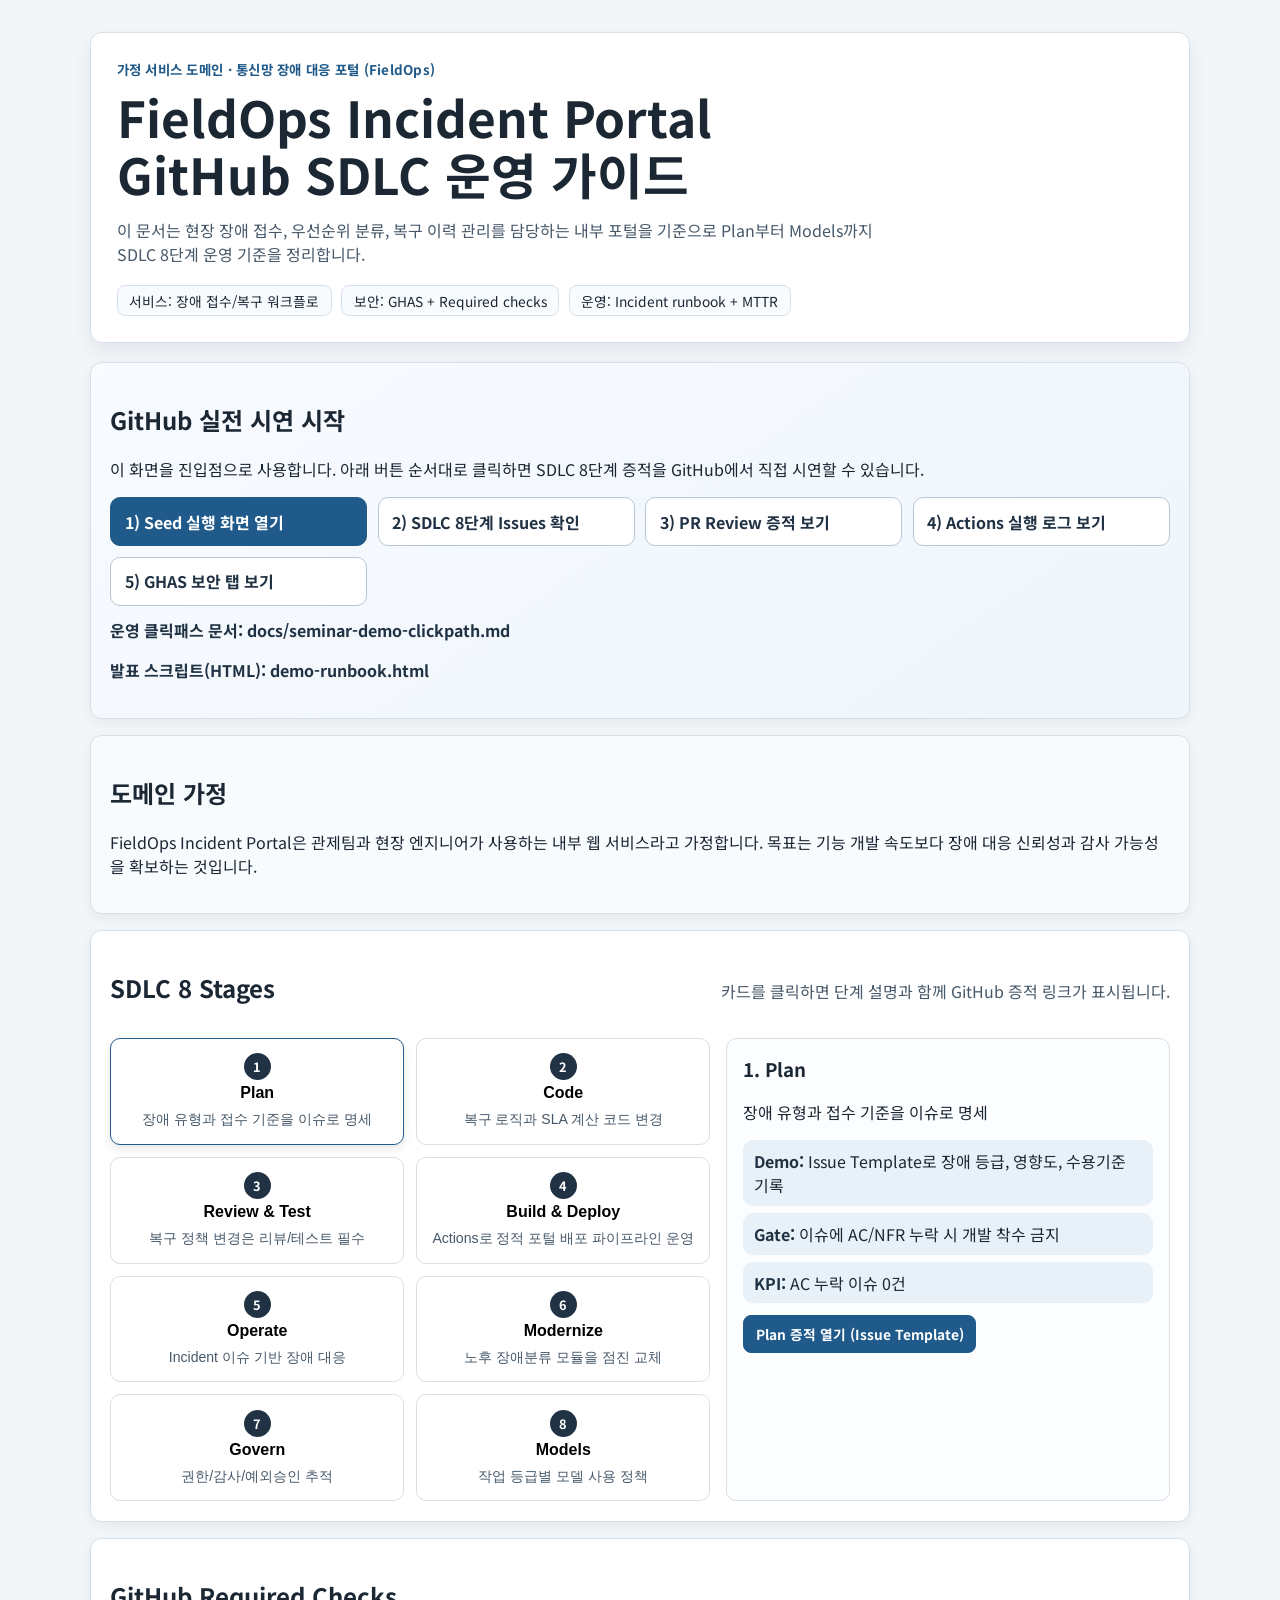
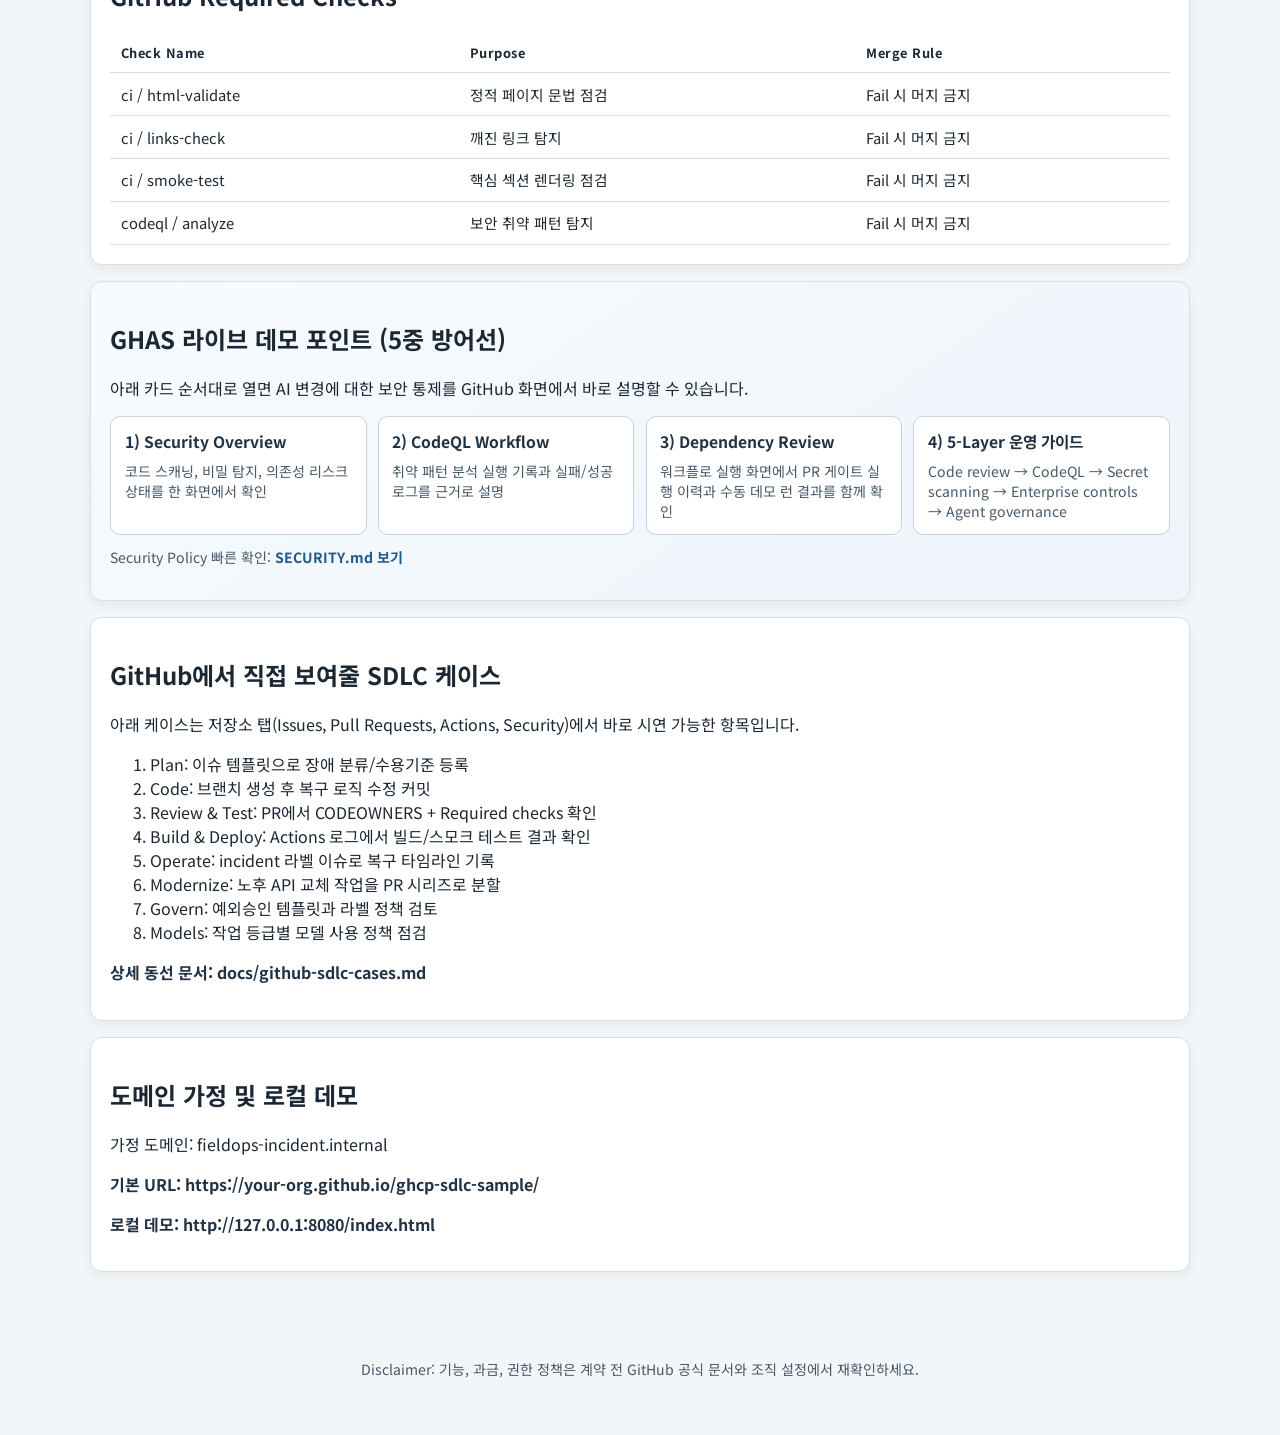
<file: index.html>
<!doctype html>
<html lang="ko">
<head>
  <meta charset="utf-8" />
  <meta name="viewport" content="width=device-width, initial-scale=1" />
  <title>FieldOps Incident Portal · SDLC 운영 가이드</title>
  <link rel="preconnect" href="https://fonts.googleapis.com" />
  <link rel="preconnect" href="https://fonts.gstatic.com" crossorigin />
  <link href="https://fonts.googleapis.com/css2?family=Space+Grotesk:wght@500;700&family=Noto+Sans+KR:wght@400;500;700&display=swap" rel="stylesheet" />
  <link rel="stylesheet" href="assets/styles.css" />
</head>
<body>
  <header class="hero">
    <p class="eyebrow">가정 서비스 도메인 · 통신망 장애 대응 포털 (FieldOps)</p>
    <h1>FieldOps Incident Portal<br />GitHub SDLC 운영 가이드</h1>
    <p class="lead">
      이 문서는 현장 장애 접수, 우선순위 분류, 복구 이력 관리를 담당하는 내부 포털을 기준으로
      Plan부터 Models까지 SDLC 8단계 운영 기준을 정리합니다.
    </p>
    <div class="hero-meta">
      <span>서비스: 장애 접수/복구 워크플로</span>
      <span>보안: GHAS + Required checks</span>
      <span>운영: Incident runbook + MTTR</span>
    </div>
  </header>

  <main class="container">
    <section class="panel demo-entry" id="demoEntry">
      <h2>GitHub 실전 시연 시작</h2>
      <p>
        이 화면을 진입점으로 사용합니다. 아래 버튼 순서대로 클릭하면 SDLC 8단계 증적을 GitHub에서 직접 시연할 수 있습니다.
      </p>
      <div class="entry-actions">
        <a class="entry-btn primary" href="https://github.com/ijhan-biz/ghcp-sdlc-sample/actions/workflows/seed-sdlc-demo.yml" target="_blank" rel="noopener noreferrer">
          1) Seed 실행 화면 열기
        </a>
        <a class="entry-btn" href="https://github.com/ijhan-biz/ghcp-sdlc-sample/issues?q=is%3Aissue+label%3Asdlc-stage" target="_blank" rel="noopener noreferrer">
          2) SDLC 8단계 Issues 확인
        </a>
        <a class="entry-btn" href="https://github.com/ijhan-biz/ghcp-sdlc-sample/pulls?q=is%3Apr+is%3Aopen+label%3Asdlc-demo" target="_blank" rel="noopener noreferrer">
          3) PR Review 증적 보기
        </a>
        <a class="entry-btn" href="https://github.com/ijhan-biz/ghcp-sdlc-sample/actions" target="_blank" rel="noopener noreferrer">
          4) Actions 실행 로그 보기
        </a>
        <a class="entry-btn" href="https://github.com/ijhan-biz/ghcp-sdlc-sample/security" target="_blank" rel="noopener noreferrer">
          5) GHAS 보안 탭 보기
        </a>
      </div>
      <p class="pages-url">운영 클릭패스 문서: docs/seminar-demo-clickpath.md</p>
      <p class="pages-url">발표 스크립트(HTML): demo-runbook.html</p>
    </section>

    <section class="panel intro">
      <h2>도메인 가정</h2>
      <p>
        FieldOps Incident Portal은 관제팀과 현장 엔지니어가 사용하는 내부 웹 서비스라고 가정합니다.
        목표는 기능 개발 속도보다 장애 대응 신뢰성과 감사 가능성을 확보하는 것입니다.
      </p>
    </section>

    <section class="panel">
      <div class="section-head">
        <h2>SDLC 8 Stages</h2>
        <p>카드를 클릭하면 단계 설명과 함께 GitHub 증적 링크가 표시됩니다.</p>
      </div>
      <div class="stage-layout">
        <div id="stageGrid" class="stage-grid" aria-label="SDLC 8 stage cards"></div>
        <aside class="stage-detail" id="stageDetail" aria-live="polite"></aside>
      </div>
    </section>

    <section class="panel gates">
      <h2>GitHub Required Checks</h2>
      <table>
        <thead>
          <tr>
            <th>Check Name</th>
            <th>Purpose</th>
            <th>Merge Rule</th>
          </tr>
        </thead>
        <tbody>
          <tr>
            <td>ci / html-validate</td>
            <td>정적 페이지 문법 점검</td>
            <td>Fail 시 머지 금지</td>
          </tr>
          <tr>
            <td>ci / links-check</td>
            <td>깨진 링크 탐지</td>
            <td>Fail 시 머지 금지</td>
          </tr>
          <tr>
            <td>ci / smoke-test</td>
            <td>핵심 섹션 렌더링 점검</td>
            <td>Fail 시 머지 금지</td>
          </tr>
          <tr>
            <td>codeql / analyze</td>
            <td>보안 취약 패턴 탐지</td>
            <td>Fail 시 머지 금지</td>
          </tr>
        </tbody>
      </table>
    </section>

    <section class="panel ghas-demo">
      <h2>GHAS 라이브 데모 포인트 (5중 방어선)</h2>
      <p>아래 카드 순서대로 열면 AI 변경에 대한 보안 통제를 GitHub 화면에서 바로 설명할 수 있습니다.</p>
      <div class="ghas-grid">
        <a class="ghas-card" href="https://github.com/ijhan-biz/ghcp-sdlc-sample/security" target="_blank" rel="noopener noreferrer">
          <h3>1) Security Overview</h3>
          <p>코드 스캐닝, 비밀 탐지, 의존성 리스크 상태를 한 화면에서 확인</p>
        </a>
        <a class="ghas-card" href="https://github.com/ijhan-biz/ghcp-sdlc-sample/actions/workflows/codeql.yml" target="_blank" rel="noopener noreferrer">
          <h3>2) CodeQL Workflow</h3>
          <p>취약 패턴 분석 실행 기록과 실패/성공 로그를 근거로 설명</p>
        </a>
        <a class="ghas-card" href="https://github.com/ijhan-biz/ghcp-sdlc-sample/actions/workflows/dependency-review.yml" target="_blank" rel="noopener noreferrer">
          <h3>3) Dependency Review</h3>
          <p>워크플로 실행 화면에서 PR 게이트 실행 이력과 수동 데모 런 결과를 함께 확인</p>
        </a>
        <a class="ghas-card" href="https://github.com/ijhan-biz/ghcp-sdlc-sample/blob/main/docs/ghas-setup.md" target="_blank" rel="noopener noreferrer">
          <h3>4) 5-Layer 운영 가이드</h3>
          <p>Code review → CodeQL → Secret scanning → Enterprise controls → Agent governance</p>
        </a>
      </div>
      <p class="ghas-note">Security Policy 빠른 확인: <a href="https://github.com/ijhan-biz/ghcp-sdlc-sample/security/policy" target="_blank" rel="noopener noreferrer">SECURITY.md 보기</a></p>
    </section>

    <section class="panel">
      <h2>GitHub에서 직접 보여줄 SDLC 케이스</h2>
      <p>아래 케이스는 저장소 탭(Issues, Pull Requests, Actions, Security)에서 바로 시연 가능한 항목입니다.</p>
      <ol>
        <li>Plan: 이슈 템플릿으로 장애 분류/수용기준 등록</li>
        <li>Code: 브랜치 생성 후 복구 로직 수정 커밋</li>
        <li>Review &amp; Test: PR에서 CODEOWNERS + Required checks 확인</li>
        <li>Build &amp; Deploy: Actions 로그에서 빌드/스모크 테스트 결과 확인</li>
        <li>Operate: incident 라벨 이슈로 복구 타임라인 기록</li>
        <li>Modernize: 노후 API 교체 작업을 PR 시리즈로 분할</li>
        <li>Govern: 예외승인 템플릿과 라벨 정책 검토</li>
        <li>Models: 작업 등급별 모델 사용 정책 점검</li>
      </ol>
      <p class="pages-url">상세 동선 문서: docs/github-sdlc-cases.md</p>
    </section>

    <section class="panel domains">
      <h2>도메인 가정 및 로컬 데모</h2>
      <p>가정 도메인: fieldops-incident.internal</p>
      <p class="pages-url">기본 URL: https://your-org.github.io/ghcp-sdlc-sample/</p>
      <p class="pages-url">로컬 데모: http://127.0.0.1:8080/index.html</p>
    </section>
  </main>

  <footer class="footer">
    <p>Disclaimer: 기능, 과금, 권한 정책은 계약 전 GitHub 공식 문서와 조직 설정에서 재확인하세요.</p>
  </footer>

  <script src="assets/app.js"></script>
</body>
</html>
</file>
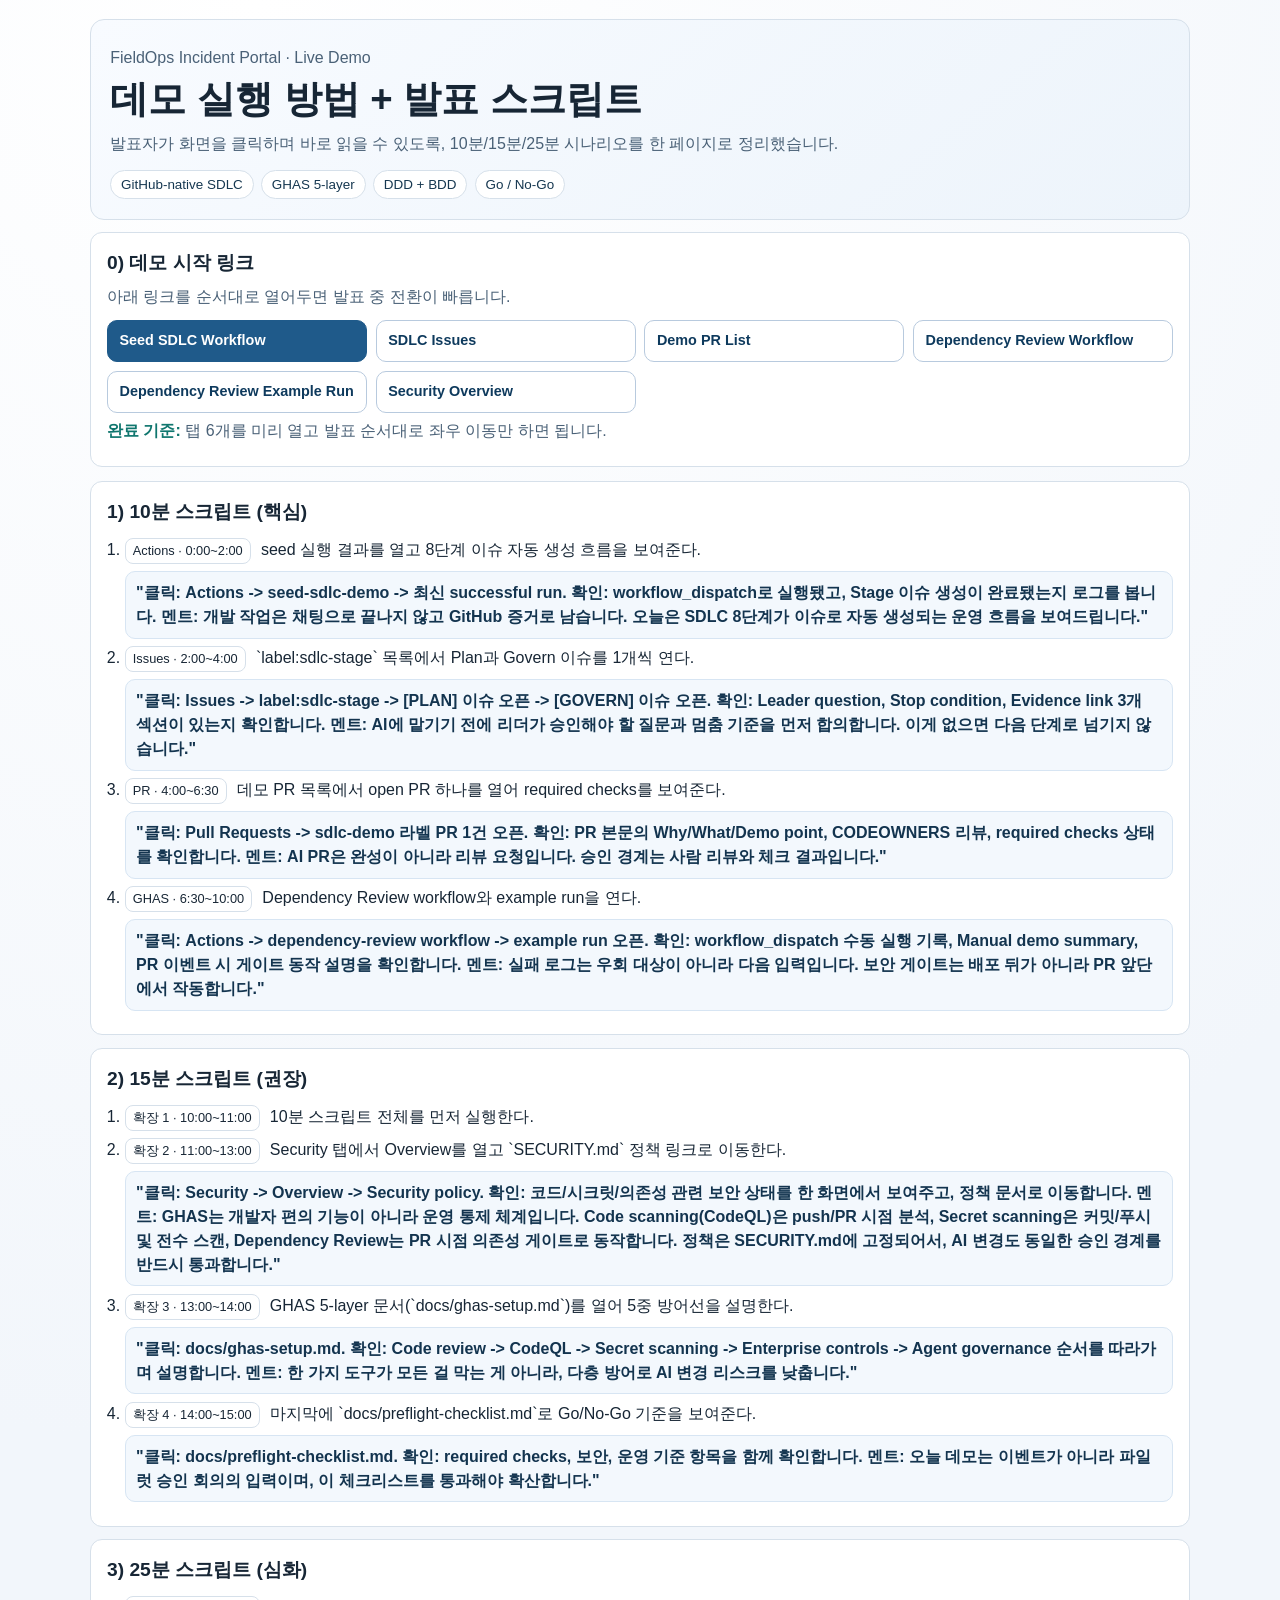
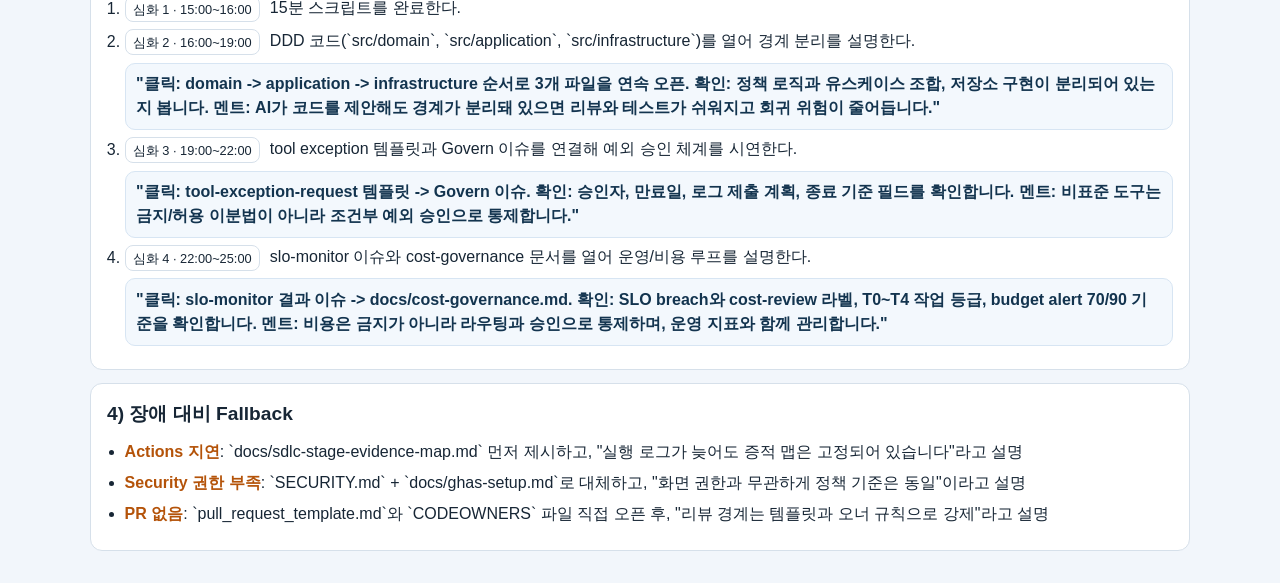
<file: demo-runbook.html>
<!doctype html>
<html lang="ko">
<head>
  <meta charset="utf-8" />
  <meta name="viewport" content="width=device-width, initial-scale=1" />
  <title>FieldOps Live Demo Runbook</title>
  <style>
    :root {
      --bg: #f2f6fb;
      --paper: #ffffff;
      --ink: #172635;
      --soft: #4a6177;
      --line: #d6e0ea;
      --brand: #1f5a8a;
      --brand-2: #0e3a5d;
      --ok: #0f766e;
      --warn: #b45309;
    }

    * {
      box-sizing: border-box;
    }

    body {
      margin: 0;
      background: radial-gradient(circle at 20% 0%, #ffffff 0%, var(--bg) 60%);
      color: var(--ink);
      font-family: "Noto Sans KR", "Apple SD Gothic Neo", sans-serif;
      line-height: 1.5;
    }

    .wrap {
      width: min(1100px, calc(100% - 2rem));
      margin: 1.2rem auto 2rem;
    }

    .hero {
      background: linear-gradient(140deg, #f8fbff, #edf4fb);
      border: 1px solid var(--line);
      border-radius: 14px;
      padding: 1.2rem;
    }

    h1 {
      margin: 0.2rem 0 0.6rem;
      font-size: clamp(1.55rem, 3.2vw, 2.4rem);
      line-height: 1.2;
    }

    h2 {
      margin: 0;
      font-size: 1.2rem;
    }

    p {
      margin: 0.4rem 0;
      color: var(--soft);
    }

    .chips {
      display: flex;
      flex-wrap: wrap;
      gap: 0.45rem;
      margin-top: 0.9rem;
    }

    .chip {
      border: 1px solid var(--line);
      border-radius: 999px;
      padding: 0.22rem 0.62rem;
      font-size: 0.84rem;
      background: #fff;
      color: #153750;
    }

    .grid {
      margin-top: 0.9rem;
      display: grid;
      grid-template-columns: 1fr;
      gap: 0.8rem;
    }

    .panel {
      background: var(--paper);
      border: 1px solid var(--line);
      border-radius: 12px;
      padding: 1rem;
    }

    .links {
      display: grid;
      grid-template-columns: repeat(auto-fit, minmax(240px, 1fr));
      gap: 0.55rem;
      margin-top: 0.7rem;
    }

    a.cta {
      display: block;
      text-decoration: none;
      color: #fff;
      background: var(--brand);
      border: 1px solid var(--brand);
      border-radius: 10px;
      padding: 0.58rem 0.72rem;
      font-weight: 700;
      font-size: 0.9rem;
    }

    a.cta.alt {
      color: var(--brand-2);
      background: #fff;
      border-color: #b8cade;
    }

    .steps {
      margin: 0.7rem 0 0;
      padding-left: 1.1rem;
    }

    .steps li {
      margin: 0.45rem 0;
      color: var(--ink);
    }

    .script {
      margin-top: 0.45rem;
      padding: 0.55rem 0.65rem;
      border-radius: 10px;
      background: #f3f8fd;
      border: 1px solid #d7e5f3;
      color: #13344f;
      font-weight: 600;
    }

    .badge {
      display: inline-block;
      font-size: 0.8rem;
      border-radius: 8px;
      padding: 0.15rem 0.45rem;
      border: 1px solid var(--line);
      margin-right: 0.35rem;
      background: #fff;
    }

    .ok {
      color: var(--ok);
      font-weight: 700;
    }

    .warn {
      color: var(--warn);
      font-weight: 700;
    }

    @media (max-width: 760px) {
      .wrap {
        width: calc(100% - 1rem);
      }
    }
  </style>
</head>
<body>
  <main class="wrap">
    <section class="hero">
      <p>FieldOps Incident Portal · Live Demo</p>
      <h1>데모 실행 방법 + 발표 스크립트</h1>
      <p>발표자가 화면을 클릭하며 바로 읽을 수 있도록, 10분/15분/25분 시나리오를 한 페이지로 정리했습니다.</p>
      <div class="chips">
        <span class="chip">GitHub-native SDLC</span>
        <span class="chip">GHAS 5-layer</span>
        <span class="chip">DDD + BDD</span>
        <span class="chip">Go / No-Go</span>
      </div>
    </section>

    <section class="panel" style="margin-top:0.8rem;">
      <h2>0) 데모 시작 링크</h2>
      <p>아래 링크를 순서대로 열어두면 발표 중 전환이 빠릅니다.</p>
      <div class="links">
        <a class="cta" target="_blank" rel="noopener noreferrer" href="https://github.com/ijhan-biz/ghcp-sdlc-sample/actions/workflows/seed-sdlc-demo.yml">Seed SDLC Workflow</a>
        <a class="cta alt" target="_blank" rel="noopener noreferrer" href="https://github.com/ijhan-biz/ghcp-sdlc-sample/issues?q=is%3Aissue+label%3Asdlc-stage">SDLC Issues</a>
        <a class="cta alt" target="_blank" rel="noopener noreferrer" href="https://github.com/ijhan-biz/ghcp-sdlc-sample/pulls?q=is%3Apr+is%3Aopen+label%3Asdlc-demo">Demo PR List</a>
        <a class="cta alt" target="_blank" rel="noopener noreferrer" href="https://github.com/ijhan-biz/ghcp-sdlc-sample/actions/workflows/dependency-review.yml">Dependency Review Workflow</a>
        <a class="cta alt" target="_blank" rel="noopener noreferrer" href="https://github.com/ijhan-biz/ghcp-sdlc-sample/actions/runs/26540841628">Dependency Review Example Run</a>
        <a class="cta alt" target="_blank" rel="noopener noreferrer" href="https://github.com/ijhan-biz/ghcp-sdlc-sample/security">Security Overview</a>
      </div>
      <p><span class="ok">완료 기준:</span> 탭 6개를 미리 열고 발표 순서대로 좌우 이동만 하면 됩니다.</p>
    </section>

    <div class="grid">
      <section class="panel">
        <h2>1) 10분 스크립트 (핵심)</h2>
        <ol class="steps">
          <li><span class="badge">Actions · 0:00~2:00</span> seed 실행 결과를 열고 8단계 이슈 자동 생성 흐름을 보여준다.
            <div class="script">"클릭: Actions -> seed-sdlc-demo -> 최신 successful run. 확인: workflow_dispatch로 실행됐고, Stage 이슈 생성이 완료됐는지 로그를 봅니다. 멘트: 개발 작업은 채팅으로 끝나지 않고 GitHub 증거로 남습니다. 오늘은 SDLC 8단계가 이슈로 자동 생성되는 운영 흐름을 보여드립니다."</div>
          </li>
          <li><span class="badge">Issues · 2:00~4:00</span> `label:sdlc-stage` 목록에서 Plan과 Govern 이슈를 1개씩 연다.
            <div class="script">"클릭: Issues -> label:sdlc-stage -> [PLAN] 이슈 오픈 -> [GOVERN] 이슈 오픈. 확인: Leader question, Stop condition, Evidence link 3개 섹션이 있는지 확인합니다. 멘트: AI에 맡기기 전에 리더가 승인해야 할 질문과 멈춤 기준을 먼저 합의합니다. 이게 없으면 다음 단계로 넘기지 않습니다."</div>
          </li>
          <li><span class="badge">PR · 4:00~6:30</span> 데모 PR 목록에서 open PR 하나를 열어 required checks를 보여준다.
            <div class="script">"클릭: Pull Requests -> sdlc-demo 라벨 PR 1건 오픈. 확인: PR 본문의 Why/What/Demo point, CODEOWNERS 리뷰, required checks 상태를 확인합니다. 멘트: AI PR은 완성이 아니라 리뷰 요청입니다. 승인 경계는 사람 리뷰와 체크 결과입니다."</div>
          </li>
          <li><span class="badge">GHAS · 6:30~10:00</span> Dependency Review workflow와 example run을 연다.
            <div class="script">"클릭: Actions -> dependency-review workflow -> example run 오픈. 확인: workflow_dispatch 수동 실행 기록, Manual demo summary, PR 이벤트 시 게이트 동작 설명을 확인합니다. 멘트: 실패 로그는 우회 대상이 아니라 다음 입력입니다. 보안 게이트는 배포 뒤가 아니라 PR 앞단에서 작동합니다."</div>
          </li>
        </ol>
      </section>

      <section class="panel">
        <h2>2) 15분 스크립트 (권장)</h2>
        <ol class="steps">
          <li><span class="badge">확장 1 · 10:00~11:00</span> 10분 스크립트 전체를 먼저 실행한다.</li>
          <li><span class="badge">확장 2 · 11:00~13:00</span> Security 탭에서 Overview를 열고 `SECURITY.md` 정책 링크로 이동한다.
            <div class="script">"클릭: Security -> Overview -> Security policy. 확인: 코드/시크릿/의존성 관련 보안 상태를 한 화면에서 보여주고, 정책 문서로 이동합니다. 멘트: GHAS는 개발자 편의 기능이 아니라 운영 통제 체계입니다. Code scanning(CodeQL)은 push/PR 시점 분석, Secret scanning은 커밋/푸시 및 전수 스캔, Dependency Review는 PR 시점 의존성 게이트로 동작합니다. 정책은 SECURITY.md에 고정되어서, AI 변경도 동일한 승인 경계를 반드시 통과합니다."</div>
          </li>
          <li><span class="badge">확장 3 · 13:00~14:00</span> GHAS 5-layer 문서(`docs/ghas-setup.md`)를 열어 5중 방어선을 설명한다.
            <div class="script">"클릭: docs/ghas-setup.md. 확인: Code review -> CodeQL -> Secret scanning -> Enterprise controls -> Agent governance 순서를 따라가며 설명합니다. 멘트: 한 가지 도구가 모든 걸 막는 게 아니라, 다층 방어로 AI 변경 리스크를 낮춥니다."</div>
          </li>
          <li><span class="badge">확장 4 · 14:00~15:00</span> 마지막에 `docs/preflight-checklist.md`로 Go/No-Go 기준을 보여준다.
            <div class="script">"클릭: docs/preflight-checklist.md. 확인: required checks, 보안, 운영 기준 항목을 함께 확인합니다. 멘트: 오늘 데모는 이벤트가 아니라 파일럿 승인 회의의 입력이며, 이 체크리스트를 통과해야 확산합니다."</div>
          </li>
        </ol>
      </section>

      <section class="panel">
        <h2>3) 25분 스크립트 (심화)</h2>
        <ol class="steps">
          <li><span class="badge">심화 1 · 15:00~16:00</span> 15분 스크립트를 완료한다.</li>
          <li><span class="badge">심화 2 · 16:00~19:00</span> DDD 코드(`src/domain`, `src/application`, `src/infrastructure`)를 열어 경계 분리를 설명한다.
            <div class="script">"클릭: domain -> application -> infrastructure 순서로 3개 파일을 연속 오픈. 확인: 정책 로직과 유스케이스 조합, 저장소 구현이 분리되어 있는지 봅니다. 멘트: AI가 코드를 제안해도 경계가 분리돼 있으면 리뷰와 테스트가 쉬워지고 회귀 위험이 줄어듭니다."</div>
          </li>
          <li><span class="badge">심화 3 · 19:00~22:00</span> tool exception 템플릿과 Govern 이슈를 연결해 예외 승인 체계를 시연한다.
            <div class="script">"클릭: tool-exception-request 템플릿 -> Govern 이슈. 확인: 승인자, 만료일, 로그 제출 계획, 종료 기준 필드를 확인합니다. 멘트: 비표준 도구는 금지/허용 이분법이 아니라 조건부 예외 승인으로 통제합니다."</div>
          </li>
          <li><span class="badge">심화 4 · 22:00~25:00</span> slo-monitor 이슈와 cost-governance 문서를 열어 운영/비용 루프를 설명한다.
            <div class="script">"클릭: slo-monitor 결과 이슈 -> docs/cost-governance.md. 확인: SLO breach와 cost-review 라벨, T0~T4 작업 등급, budget alert 70/90 기준을 확인합니다. 멘트: 비용은 금지가 아니라 라우팅과 승인으로 통제하며, 운영 지표와 함께 관리합니다."</div>
          </li>
        </ol>
      </section>

      <section class="panel">
        <h2>4) 장애 대비 Fallback</h2>
        <ul class="steps">
          <li><span class="warn">Actions 지연</span>: `docs/sdlc-stage-evidence-map.md` 먼저 제시하고, "실행 로그가 늦어도 증적 맵은 고정되어 있습니다"라고 설명</li>
          <li><span class="warn">Security 권한 부족</span>: `SECURITY.md` + `docs/ghas-setup.md`로 대체하고, "화면 권한과 무관하게 정책 기준은 동일"이라고 설명</li>
          <li><span class="warn">PR 없음</span>: `pull_request_template.md`와 `CODEOWNERS` 파일 직접 오픈 후, "리뷰 경계는 템플릿과 오너 규칙으로 강제"라고 설명</li>
        </ul>
      </section>
    </div>
  </main>
</body>
</html>
</file>
<file: assets/styles.css>
:root {
  --bg: #f3f6f9;
  --ink: #1b2733;
  --ink-soft: #465869;
  --paper: #ffffff;
  --line: #d8e0e7;
  --accent: #1f5a8a;
  --accent-soft: #e8f1f8;
  --navy: #203244;
  --shadow: 0 8px 18px rgba(21, 40, 58, 0.08);
}

* {
  box-sizing: border-box;
}

body {
  margin: 0;
  background: var(--bg);
  color: var(--ink);
  font-family: "Noto Sans KR", sans-serif;
  min-height: 100vh;
  overflow-x: hidden;
}

.hero {
  width: min(1100px, calc(100% - 2rem));
  margin: 2rem auto 1.2rem;
  padding: 1.6rem;
  border: 1px solid var(--line);
  border-radius: 12px;
  background: var(--paper);
  box-shadow: var(--shadow);
}

.eyebrow {
  margin: 0;
  letter-spacing: 0.02em;
  font: 700 0.84rem "Noto Sans KR", sans-serif;
  color: var(--accent);
}

h1,
h2 {
  font-family: "Noto Sans KR", sans-serif;
}

h1 {
  margin: 0.6rem 0 1rem;
  line-height: 1.15;
  font-size: clamp(1.8rem, 4vw, 3.1rem);
}

.lead {
  margin: 0;
  color: var(--ink-soft);
  max-width: 760px;
}

.hero-meta {
  display: flex;
  flex-wrap: wrap;
  gap: 0.6rem;
  margin-top: 1.2rem;
}

.hero-meta span {
  border: 1px solid var(--line);
  border-radius: 8px;
  padding: 0.28rem 0.72rem;
  background: #f8fbfe;
  font-size: 0.86rem;
}

.container {
  width: min(1100px, calc(100% - 2rem));
  margin: 0 auto 3rem;
}

.panel {
  margin-top: 1rem;
  border: 1px solid var(--line);
  border-radius: 12px;
  background: var(--paper);
  box-shadow: 0 4px 12px rgba(17, 32, 38, 0.06);
  padding: 1.2rem;
}

.demo-entry {
  background: linear-gradient(145deg, #f8fbff 0%, #eef5fb 100%);
}

.entry-actions {
  display: grid;
  grid-template-columns: repeat(auto-fit, minmax(220px, 1fr));
  gap: 0.65rem;
  margin-top: 0.85rem;
}

.entry-btn {
  display: block;
  text-decoration: none;
  color: var(--navy);
  border: 1px solid #b7c7d7;
  border-radius: 10px;
  background: #ffffff;
  padding: 0.72rem 0.85rem;
  font-weight: 700;
  transition: box-shadow 0.2s ease, border-color 0.2s ease;
}

.entry-btn:hover {
  border-color: var(--accent);
  box-shadow: 0 6px 14px rgba(31, 90, 138, 0.12);
}

.entry-btn.primary {
  background: #1f5a8a;
  border-color: #1f5a8a;
  color: #ffffff;
}

.panel.intro {
  background: #f8fbfe;
}

.section-head {
  display: flex;
  justify-content: space-between;
  align-items: baseline;
  gap: 1rem;
  flex-wrap: wrap;
}

.section-head p {
  margin: 0;
  color: var(--ink-soft);
}

.stage-layout {
  display: grid;
  grid-template-columns: 1.15fr 0.85fr;
  gap: 1rem;
  margin-top: 0.8rem;
}

.stage-grid {
  display: grid;
  grid-template-columns: repeat(2, minmax(0, 1fr));
  gap: 0.75rem;
}

.stage-card {
  border: 1px solid var(--line);
  border-radius: 10px;
  padding: 0.9rem;
  background: #fff;
  cursor: pointer;
  transition: transform 0.25s ease, box-shadow 0.25s ease;
}

.stage-card:hover,
.stage-card.active {
  transform: none;
  box-shadow: 0 4px 10px rgba(17, 32, 38, 0.1);
  border-color: var(--accent);
}

.stage-card h3 {
  margin: 0.25rem 0 0.5rem;
  font-size: 1rem;
}

.stage-card p {
  margin: 0;
  font-size: 0.88rem;
  color: var(--ink-soft);
}

.stage-badge {
  display: inline-flex;
  align-items: center;
  justify-content: center;
  width: 1.7rem;
  height: 1.7rem;
  border-radius: 999px;
  background: var(--navy);
  color: #fff;
  font: 700 0.8rem "Noto Sans KR", sans-serif;
}

.stage-detail {
  border: 1px solid var(--line);
  border-radius: 10px;
  background: #fbfdff;
  padding: 1rem;
}

.stage-detail h3 {
  margin-top: 0;
}

.stage-detail .line {
  margin: 0.45rem 0;
  padding: 0.55rem 0.65rem;
  border-radius: 10px;
  background: var(--accent-soft);
}

.stage-detail .line strong {
  color: var(--navy);
}

.stage-link {
  margin-top: 0.75rem;
}

.stage-link a {
  display: inline-block;
  text-decoration: none;
  color: #ffffff;
  background: #1f5a8a;
  border: 1px solid #1f5a8a;
  border-radius: 8px;
  padding: 0.48rem 0.72rem;
  font-weight: 700;
  font-size: 0.86rem;
}

.stage-link a:hover {
  background: #184b74;
  border-color: #184b74;
}

.ghas-demo {
  background: linear-gradient(145deg, #f7fbff 0%, #eef4fa 100%);
}

.ghas-grid {
  display: grid;
  grid-template-columns: repeat(auto-fit, minmax(230px, 1fr));
  gap: 0.7rem;
  margin-top: 0.85rem;
}

.ghas-card {
  display: block;
  text-decoration: none;
  color: var(--ink);
  border: 1px solid #c5d3e0;
  border-radius: 10px;
  background: #ffffff;
  padding: 0.85rem;
  transition: box-shadow 0.2s ease, border-color 0.2s ease;
}

.ghas-card h3 {
  margin: 0;
  color: var(--navy);
  font-size: 0.98rem;
}

.ghas-card p {
  margin: 0.45rem 0 0;
  color: var(--ink-soft);
  font-size: 0.88rem;
}

.ghas-card:hover {
  border-color: var(--accent);
  box-shadow: 0 7px 14px rgba(31, 90, 138, 0.12);
}

.ghas-note {
  margin-top: 0.75rem;
  font-size: 0.88rem;
  color: var(--ink-soft);
}

.ghas-note a {
  color: var(--accent);
  font-weight: 700;
  text-decoration: none;
}

.ghas-note a:hover {
  text-decoration: underline;
}

table {
  width: 100%;
  border-collapse: collapse;
  margin-top: 0.6rem;
}

th,
td {
  border-bottom: 1px solid var(--line);
  text-align: left;
  padding: 0.65rem;
  font-size: 0.92rem;
}

th {
  font-family: "Noto Sans KR", sans-serif;
  font-size: 0.8rem;
  letter-spacing: 0.04em;
}

.domains ul {
  margin-top: 0.4rem;
}

.pages-url {
  margin-top: 0.8rem;
  font-weight: 700;
  color: var(--navy);
}

.footer {
  text-align: center;
  color: var(--ink-soft);
  padding: 1.6rem 1rem 2.6rem;
  font-size: 0.88rem;
}

@media (max-width: 900px) {
  .stage-layout {
    grid-template-columns: 1fr;
  }

  .stage-grid {
    grid-template-columns: 1fr;
  }
}
</file>
